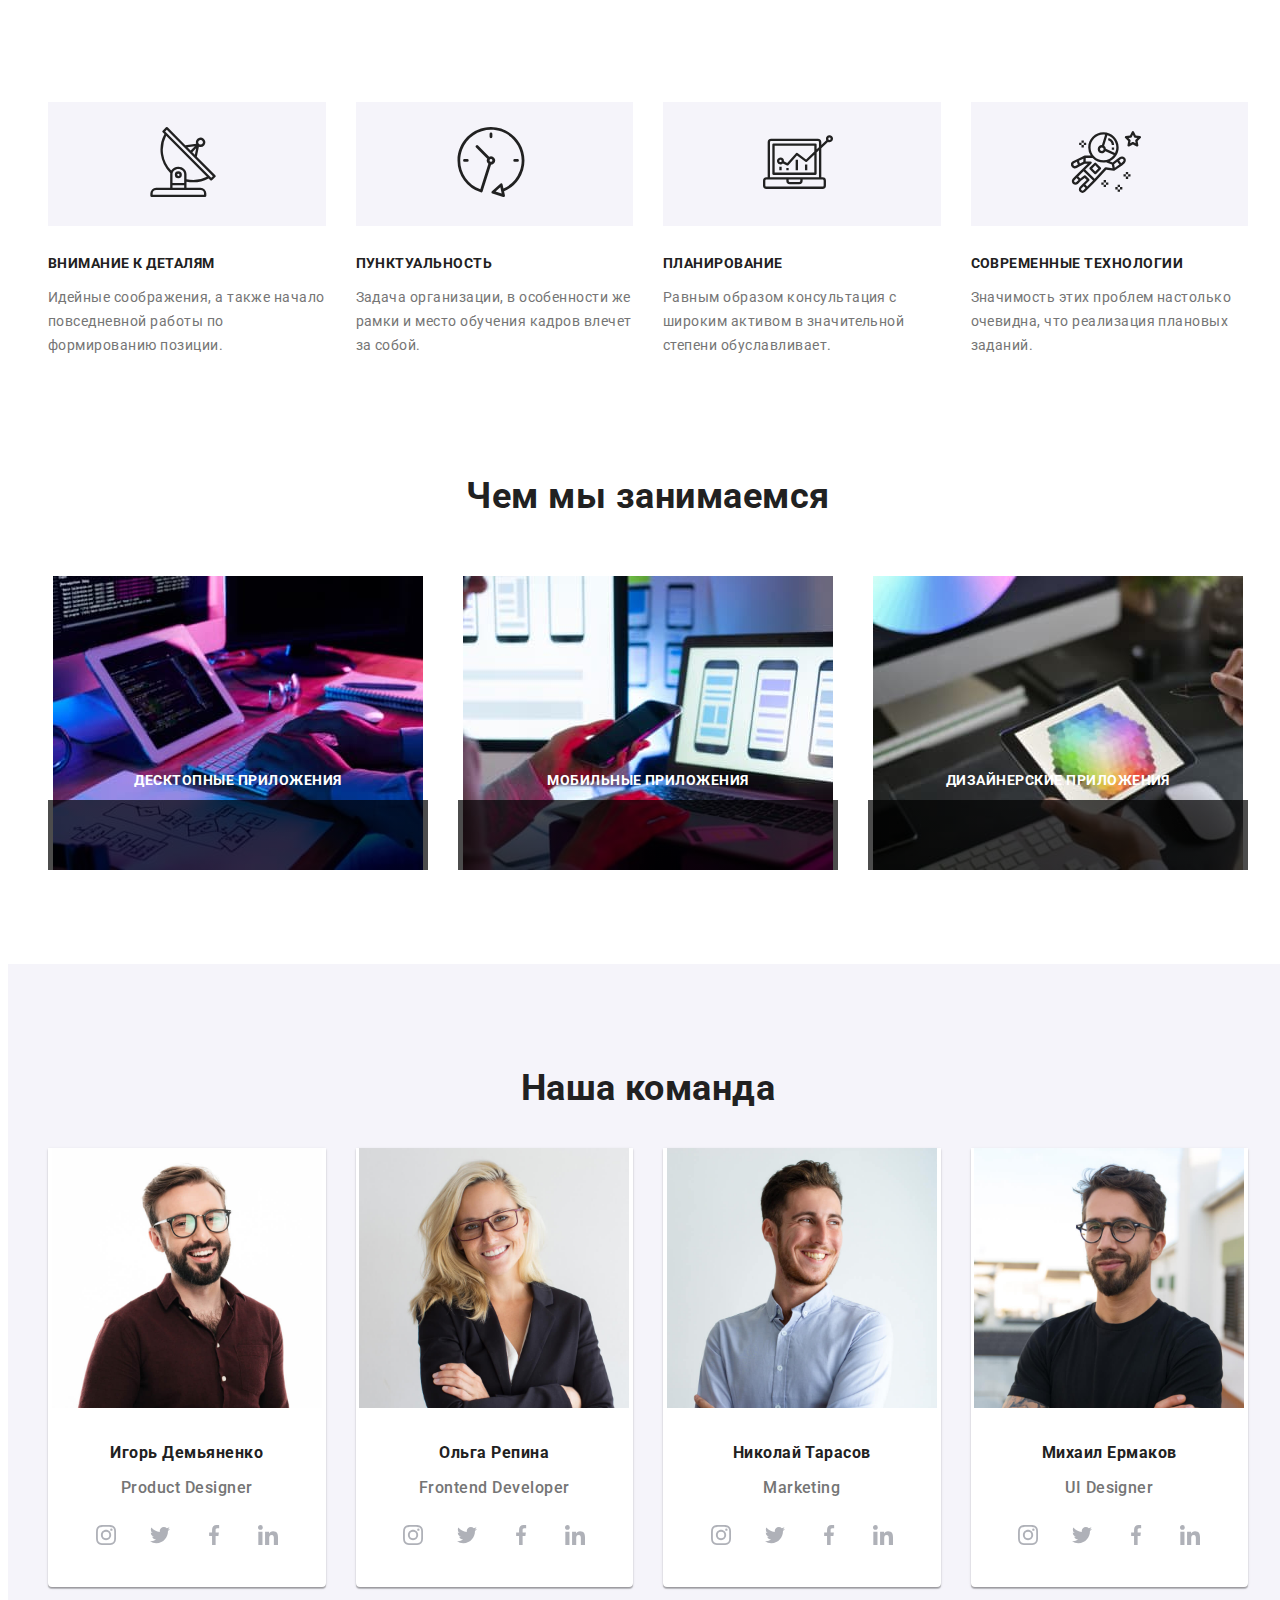
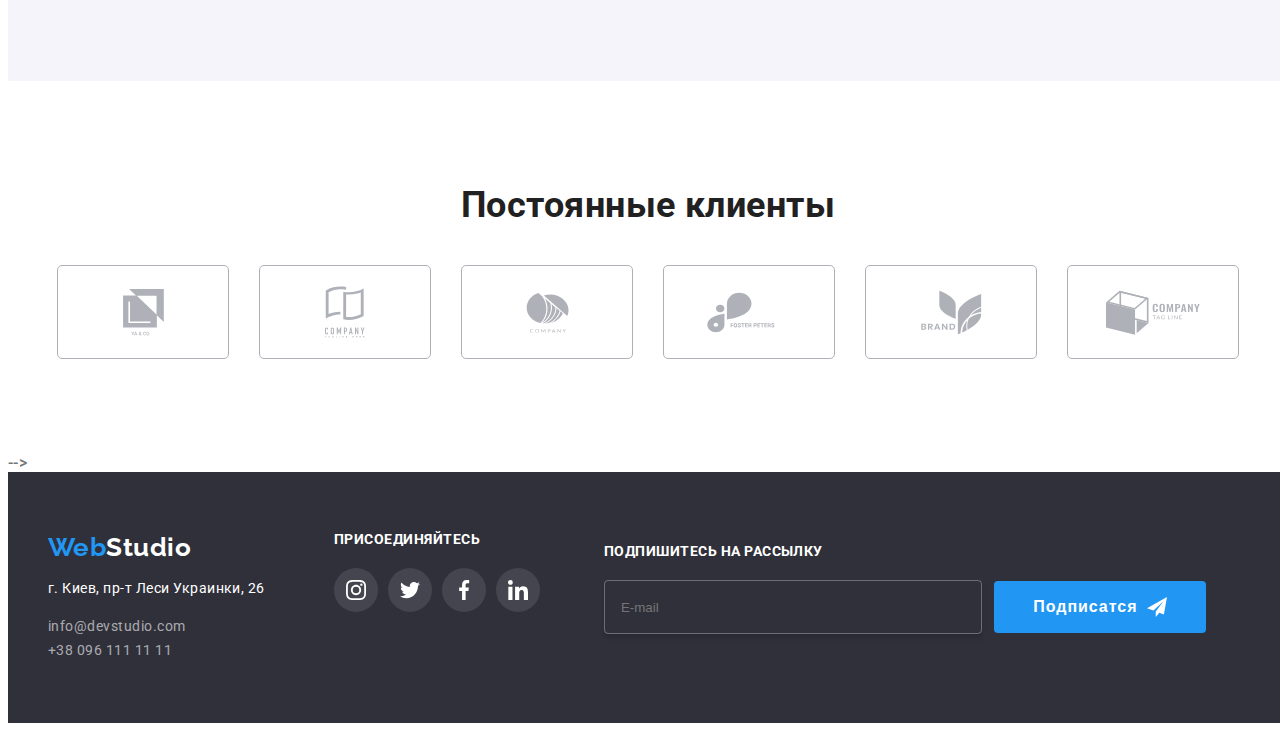
<file: index.html>
<!DOCTYPE html>
<html lang="ru">

<head>
    <meta charset="UTF-8">
    <meta http-equiv="X-UA-Compatible" content="IE=edge">
    <meta name="viewport" content="width=device-width, initial-scale=1.0" />
    <title>Моя первая робота</title>

    <link rel="stylesheet" href="https://cdnjs.cloudflare.com/ajax/libs/modern-normalize/1.0.0/modern-normalize.min.css"
        integrity="sha512-ISS7cAi1PEhQ8jnbJpJZMd29NlhNj4AWYyLOSp2CE/CsHxTCu+r+t0D2yoJudVrd0/8fTVPUVDzY5Tvli75u/g=="
        crossorigin="anonymous" />

    <link rel="preconnect" href="https://fonts.gstatic.com">
    <link
        href="https://fonts.googleapis.com/css2?family=Raleway:wght@700&family=Roboto:wght@400;500;700;900&display=swap"
        rel="stylesheet">

    <link rel="stylesheet" href="./css/main.min.css">
</head>

<body>
    <!-- <header class="header">
        <div class="container header__nav">

            <nav class="site-nav">
                <a href="" class="link logo logo--header"><span class="logo__part">Web</span>Studio</a>
                <button type="button" class="data-menu-button is-open" aria-expanded="false" data-menu-button>
                    <svg class="" width="40px" height="40px" aria-label="переключатель мобильного менюclass="icon" ">
                        <use class="mobile-menu__icon--menu" href="./images/symbol-defs.svg#icon_menu"></use> 
                        <use class="mobile-menu__icon--close" href="./images/symbol-defs.svg#icon_close"></use> 
                    </svg>  
    
                </button>
        
                <ul class="list nav-list">
                    <li class="nav-list__item"><a href="./index.html" class="nav-list__link nav-list__link--current">Студия</a></li>
                    <li class="nav-list__item"><a href="./portfolio.html" class="nav-list__link">Портфолио</a></li>
                    <li class="nav-list__item"><a href="" class="nav-list__link">Контакты</a></li>
                </ul>
            </nav>
                             
            <ul class="list contacts-nav">

                <li class="contacts-nav__item">
                    <a href="mailto:info@devstudio.com" class="link contacts-nav__link">
                    <svg class="contacts-nav__icon" width="16" height="12">
                        <use href="./images/symbol-defs.svg#icon-envelope"></use> 
                    </svg>                                  
                       info@devstudio.com</a>
                </li>


                <li class="contacts-nav__item">
                    <a href="tel:+380961111111" class="link contacts-nav__link">
                    <svg class="contacts-nav__icon" width="10" height="16">
                        <use href="./images/symbol-defs.svg#icon-smartphone"></use> 
                    </svg>               
                       +38 096 111 11 11</a>
                </li>
            </ul>
        </div>
        
    </header> -->
 
 
    <main>
        <!--Секция герой-->
        <!-- <section class="hero hero-block overlay">
            <div class="container">
                <h1 class="hero__title">Эффективные решения для вашего бизнеса</h1>
                <button type="button" class="btn hero__btn" data-modal-open>Заказать услугу</button>
            </div> -->
        </section>
        <!--Секция наши особенности-->
        <section class="section features">
            <div class="container">
                <h2 class="section-title visually-hidden">Особенности</h2>
                <ul class="list features__list">
                    <li class="features-list__item">
                        <div class="features-card">
                        <div class="features-card__thumb">
                            <svg class="features-card__icon" width="70px"  height="70px">
                            <use href="./images/symbol-defs.svg#icon-antenna"></use>
                            </svg>
                        </div>
                        <div class="features-card__content">
                             <h3 class="features-card__title">Внимание к деталям</h3>
                             <p class="features-card__paragraph">Идейные соображения, а также начало повседневной работы по
                            формированию позиции.</p>
                        </div>
                        </div>
                    </li>
                    <li class="features-list__item">
                        <div class="features-card">
                        <div class="features-card__thumb">
                            <svg class="features-card__icon" width="70px"  height="70px">
                            <use href="./images/symbol-defs.svg#icon-clock"></use>
                            </svg>
                        </div>
                        <div class="features-card__content">
                            <h3 class="features-card__title">Пунктуальность</h3>
                            <p class="features-card__paragraph">Задача организации, в особенности же рамки и место обучения
                            кадров
                            влечет за собой.</p>
                        </div>
                        </div>
                    </li>
                    <li class="features-list__item">
                        <div class="features-card">
                            <div class="features-card__thumb">
                            <svg class="features-card__icon" width="70px"  height="70px">
                            <use href="./images/symbol-defs.svg#icon-diagram"></use>
                            </svg>
                        </div>
                        <div class="features-card__content">
                            <h3 class="features-card__title">Планирование</h3>
                            <p class="features-card__paragraph">Равным образом консультация с широким активом в значительной
                            степени
                            обуславливает.
                        </p>
                        </div>
                        </div>
                    </li>
                    <li class="features-list__item">
                        <div class="features-card">
                        <div class="features-card__thumb">
                            <svg class="features-card__icon" width="70px"  height="70px">
                            <use href="./images/symbol-defs.svg#icon-astronaut"></use>
                            </svg>
                        </div>
                        <div class="features-card__content">
                            <h3 class="features-card__title">Современные технологии</h3>
                            <p class="features-card__paragraph">Значимость этих проблем настолько очевидна, что реализация
                            плановых
                            заданий.
                            </p>
                        </div>
                        </div>
                    </li>
                </ul>
            </div>
        </section> 
        <!--Секция наши услуги-->
        <section class="section services">
            <div class="container">
                <h2 class="section-title services__title">Чем мы занимаемся</h2>
                <ul class="list services__list">
                    <li class="services__item">
                    <div class="services__thumb">
                        <img src="./images/Examples/keyboard.jpg" alt="клавіатура" width="370">
                        <div class="services__content">
                        <p class="services__name">Десктопные приложения</p>
                        </div>
                    </div>
                    </li>
                    <li class="services__item">
                    <div class="services__thumb">
                        <img src="./images/Examples/notebook.jpg" alt="ноутбук" width="370">
                        <div class="services__content">
                        <p class="services__name">Мобильные приложения</p>
                        </div>
                    </div>
                    </li>                    
                    <li class="services__item">
                    <div class="services__thumb">
                        <img src="./images/Examples/tablet.jpg" alt="планшет" width="370">
                        <div class="services__content">
                        <p class="services__name">Дизайнерские приложения</p>
                        </div>
                    </div>
                    </li>
                </ul>
            </div>
        </section> 
        <!--Секция наши сотрудники-->
        <section class="section team ">
            <div class="container">
                <h2 class="section-title">Наша команда</h2>
                <ul class="list team__list">
                                      
                    <li class="team__item">
                        <img src="./images/our_team/IgorD.jpg" alt="Игорь Демьяненко" width="270">
                        <div class="team__content">
                            <h3 class="team__mamber">Игорь Демьяненко</h3>
                            <p class="team__position">Product Designer</p>
                        </div>
                                                                 
                        <ul class="list social-nets">
                            
                            <li class="social-nets__item">
                                <a class="link social-nets__link social-nets__link--icon-fill" href="" target="_blank" rel="noopener noreferrer">
                                <svg class="social-nets__icon" width="20px"  height="20px">
                                <use href="./images/symbol-defs.svg#icon-instagram"></use>
                                </svg>
                            </a>
                            </li>                                                 
                            <li class="social-nets__item">
                                <a class="link social-nets__link social-nets__link--icon-fill" href="" target="_blank" rel="noopener noreferrer">
                                <svg class="social-nets__icon" width="20px"  height="20px">
                                <use href="./images/symbol-defs.svg#icon-twitter"></use>
                                </svg>
                            </a>
                            </li>                        
                            <li class="social-nets__item">
                                <a class="link social-nets__link social-nets__link--icon-fill" href="" target="_blank" rel="noopener noreferrer">
                                <svg class="social-nets__icon" width="20px"  height="20px">
                                <use href="./images/symbol-defs.svg#icon-facebook"></use>
                                </svg>
                            </a>
                            </li>                        
                            <li class="social-nets__item">
                                <a class="link social-nets__link social-nets__link--icon-fill" href="" target="_blank" rel="noopener noreferrer">
                                <svg class="social-nets__icon" width="20px"  height="20px">
                                <use href="./images/symbol-defs.svg#icon-linkedin"></use>
                                </svg>
                            </a>                                                
                        </li>            
                    </ul>            
                    </li>                  
                  
                    <li class="team__item">
                        <img src="./images/our_team/OlgaR.jpg" alt="Ольга Репина" width="270">
                        <div class="team__content">
                            <h3 class="team__mamber">Ольга Репина</h3>
                            <p class="team__position">Frontend Developer</p>
                        </div>

                        <ul class="list social-nets">                            
                            <li class="social-nets__item">
                                <a class="link social-nets__link social-nets__link--icon-fill" href="" target="_blank" rel="noopener noreferrer">
                                <svg class="social-nets__icon" width="20px"  height="20px">
                                <use href="./images/symbol-defs.svg#icon-instagram"></use>
                                </svg>
                            </a>
                            </li>                 
                            <li class="social-nets__item">
                                <a class="link social-nets__link social-nets__link--icon-fill" href="" target="_blank" rel="noopener noreferrer">
                                <svg class="social-nets__icon" width="20px"  height="20px">
                                <use href="./images/symbol-defs.svg#icon-twitter"></use>
                                </svg>
                            </a>
                            </li>                   
                            <li class="social-nets__item">
                                <a class="link social-nets__link social-nets__link--icon-fill" href="" target="_blank" rel="noopener noreferrer">
                                <svg class="social-nets__icon" width="20px"  height="20px">
                                <use href="./images/symbol-defs.svg#icon-facebook"></use>
                                </svg>
                            </a>
                            </li>                  
                            <li class="social-nets__item">
                                <a class="link social-nets__link social-nets__link--icon-fill" href="" target="_blank" rel="noopener noreferrer">
                                <svg class="social-nets__icon" width="20px"  height="20px">
                                <use href="./images/symbol-defs.svg#icon-linkedin"></use>
                                </svg>
                            </a>                                                
                        </li>            
                    </ul>            
                    </li>

                    <li class="team__item">
                        <img src="./images/our_team/NikolayT.jpg" alt="Николай Тарасов" width="270">
                        <div class="team__content">
                            <h3 class="team__mamber">Николай Тарасов</h3>
                            <p class="team__position">Marketing</p>
                        </div>

                       <ul class="list social-nets">                            
                            <li class="social-nets__item">
                                <a class="link social-nets__link social-nets__link--icon-fill" href="" target="_blank" rel="noopener noreferrer">
                                <svg class="social-nets__icon" width="20px"  height="20px">
                                <use href="./images/symbol-defs.svg#icon-instagram"></use>
                                </svg>
                            </a>
                            </li>                 
                            <li class="social-nets__item">
                                <a class="link social-nets__link social-nets__link--icon-fill" href="" target="_blank" rel="noopener noreferrer">
                                <svg class="social-nets__icon" width="20px"  height="20px">
                                <use href="./images/symbol-defs.svg#icon-twitter"></use>
                                </svg>
                            </a>
                            </li>                  
                            <li class="social-nets__item">
                                <a class="link social-nets__link social-nets__link--icon-fill" href="" target="_blank" rel="noopener noreferrer">
                                <svg class="social-nets__icon" width="20px"  height="20px">
                                <use href="./images/symbol-defs.svg#icon-facebook"></use>
                                </svg>
                            </a>
                            </li>                    
                            <li class="social-nets__item">
                                <a class="link social-nets__link social-nets__link--icon-fill" href="" target="_blank" rel="noopener noreferrer">
                                <svg class="social-nets__icon" width="20px"  height="20px">
                                <use href="./images/symbol-defs.svg#icon-linkedin"></use>
                                </svg>
                            </a>                                                
                        </li>            
                    </ul>     
                    </li>

                    <li class="team__item">
                        <img src="./images/our_team/MikeE.jpg" alt="Михаил Ермаков" width="270">
                        <div class="team__content">
                            <h3 class="team__mamber">Михаил Ермаков</h3>
                            <p class="team__position">UI Designer</p>
                        </div>

                        <ul class="list social-nets">                            
                            <li class="social-nets__item">
                                <a class="link social-nets__link social-nets__link--icon-fill" href="" target="_blank" rel="noopener noreferrer">
                                <svg class="social-nets__icon" width="20px"  height="20px">
                                <use href="./images/symbol-defs.svg#icon-instagram"></use>
                                </svg>
                            </a>
                            </li>               
                            <li class="social-nets__item">
                                <a class="link social-nets__link social-nets__link--icon-fill" href="" target="_blank" rel="noopener noreferrer">
                                <svg class="social-nets__icon" width="20px"  height="20px">
                                <use href="./images/symbol-defs.svg#icon-twitter"></use>
                                </svg>
                            </a>
                            </li>              
                            <li class="social-nets__item">
                                <a class="link social-nets__link social-nets__link--icon-fill" href="" target="_blank" rel="noopener noreferrer">
                                <svg class="social-nets__icon" width="20px"  height="20px">
                                <use href="./images/symbol-defs.svg#icon-facebook"></use>
                                </svg>
                            </a>
                            </li>                 
                            <li class="social-nets__item">
                                <a class="link social-nets__link social-nets__link--mamber" href="" target="_blank" rel="noopener noreferrer">
                                <svg class="social-nets__icon" width="20px"  height="20px">
                                <use href="./images/symbol-defs.svg#icon-linkedin"></use>
                                </svg>
                            </a>                                                
                        </li>            
                    </ul>           
                    </li>
                </ul>
            </div>
        </section> 
        <!-- Наши клиенты -->
        <section class="section">
            <div class="container clients">

                <h2 class="section-title">Постоянные клиенты</h2>
                <ul class="list clients__list">
                    
                    <li class="clients__item">
                        <a class="link clients__link" href="" target="_blank" rel="noopener noreferrer">                        
                            <svg class="clients__icon" width="41" height="46.7">
                            <use href="./images/symbol-defs.svg#icon-group1"></use>
                            </svg>
                        </a>                        
                    </li>

                    <li class="clients__item">                        
                        <a class="link clients__link" href="" target="_blank" rel="noopener noreferrer">
                            <svg class="clients__icon" width="40" height="52">
                            <use href="./images/symbol-defs.svg#icon-group2"></use>
                            </svg>
                        </a>                        
                    </li>

                    <li class="clients__item">
                        <a class="link clients__link" href="" target="_blank" rel="noopener noreferrer">
                            <svg class="clients__icon" width="43" height="41">
                            <use href="./images/symbol-defs.svg#icon-group3"></use>
                            </svg>
                        </a>                        
                    </li>

                    <li class="clients__item">
                        <a class="link clients__link" href="" target="_blank" rel="noopener noreferrer">
                            <svg class="clients__icon" width="84" height="41">
                            <use href="./images/symbol-defs.svg#icon-group4"></use>
                            </svg>
                        </a>                        
                    </li>

                    <li class="clients__item">
                        <a class="link clients__link" href="" target="_blank" rel="noopener noreferrer">
                            <svg class="clients__icon" width="63" height="45">
                            <use href="./images/symbol-defs.svg#icon-group5"></use>
                            </svg>
                        </a>
                    </li>  

                    <li class="clients__item">
                            <a class="link clients__link" href="" target="_blank" rel="noopener noreferrer">
                            <svg class="clients__icon" width="94" height="45">
                            <use href="./images/symbol-defs.svg#icon-group6"></use>
                            </svg>
                        </a>
                    </li>
                </ul>
            </div>
        </section>    -->
        <!-- модальное окно -->
        <!-- <div class="backdrop is-hidden" data-modal>
            <div class="modal">
                
                <button class="modal__close-btn" data-modal-close>
                    <svg class="modal__close-icon" width="18" height="18">
                    <use href="./images/symbol-defs.svg#icon-modal-close"></use>
                    </svg></button>

            
                <form class="form">

                    <h2 class="form__title">Оставьте свои данные, мы вам перезвоним</h2>

                    <div class="form__field">
                    <label class="form__label" for="name">Имя</label>
                    <svg class="form__label-icon" width="20px"  height="20px">
                    <use href="./images/symbol-defs.svg#icon-person"></use>
                    </svg>
                    <input class="form__input" type="text" name="user-name" id="name" autocomplete="off"/>
                    </div>

                    <div class="form__field">
                    <label class="form__label" for="tel">Телефон</label>
                    <svg class="form__label-icon" width="20px"  height="20px">
                    <use href="./images/symbol-defs.svg#icon-phone"></use>
                    </svg>
                    <input class="form__input" type="tel" name="phone-number" id="tel"/>
                    </div>
                   
                    <div class="form__field">
                    <label class="form__label" for="mail">Почта</label>
                    <svg class="form__label-icon" width="20px"  height="20px">
                    <use href="./images/symbol-defs.svg#icon-email"></use>
                    </svg>                                    
                    <input class="form__input" type="email" name="email" id="mail"/>
                    </div>

                    <div class="form__field">
                    <label class="form__label" for="comment">Комментарий</label>
                    <textarea class="form__input form__textarea " name="comment" id="comment" rows="10" placeholder="Введите текст"></textarea>
                    </div>

                    <div class="form__licence">
                    <input class="form__checkbox visually-hidden" type="checkbox" name="agreement" id="comfirm"/>
                    <label class="form__licence-label" for="comfirm">Соглашаюсь с рассылкой и принимаю 
                        <a href="" class="form__link">Условия договора</a></label>
                    </div>

                    <button type="submit" class="btn submit-btn">Отправить</button>

                </form>

            </div>
        </div> -->
    </main>
    <footer class="footer">
        <div class="container footer-container">
        
<div class="tablet-container">
            <div class="footer-contacts">
            <a href="./index.html" class="link logo logo--footer "><span class="logo__part">Web</span>Studio</a>
            <address>
                <p class="footer-contacts__address">г. Киев, пр-т Леси Украинки, 26</p>
                <ul class="list footer-contacts__list">
                    <li><a href="mailto:info@devstudio.com" class="link footer-contacts__link">info@devstudio.com</a></li>
                    <li><a href="tel:+380961111111" class="link footer-contacts__link">+38 096 111 11 11</a></li>
                </ul>
            </address>
            </div>


            <div class="footer-socials footer-socials-block">
            <h2 class="footer-socials__title">Присоединяйтесь</h2>
            <ul class="list social-nets">
                <li class="social-nets__item">
                    <a href="" class="social-nets__link social-nets__link--footer" target="_blank" rel="noopener noreferrer">
                    <svg class=".social-nets__icon social-nets__icon--footer" width="20px"  height="20px">
                    <use href="./images/symbol-defs.svg#icon-instagram"></use>
                    </svg>
                </a>
                </li>
                <li class="social-nets__item">
                    <a href="" class="social-nets__link social-nets__link--footer" target="_blank" rel="noopener noreferrer">
                    <svg class=".social-nets__icon social-nets__icon--footer  social-footer-icon" width="20px"  height="20px">
                    <use href="./images/symbol-defs.svg#icon-twitter"></use>
                    </svg>
                </a>
                </li>
                <li class="social-nets__item">
                    <a href="" class="social-nets__link social-nets__link--footer" target="_blank" rel="noopener noreferrer">
                    <svg class=".social-nets__icon social-nets__icon--footer social-footer-icon" width="20px"  height="20px">
                    <use href="./images/symbol-defs.svg#icon-facebook"></use>
                    </svg>
                </a>
                </li>
                <li class="social-nets__item">
                    <a href="" class="social-nets__link social-nets__link--footer" target="_blank" rel="noopener noreferrer">
                    <svg class=".social-nets__icon social-nets__icon--footer social-footer-icon" width="20px"  height="20px">
                    <use href="./images/symbol-defs.svg#icon-linkedin"></use>
                    </svg>
                </a>
                </li>
             </ul>   
            </div>  
        </div>
            
            
            <form class="sign">
                
                <label class="sign__label" for="mail">Подпишитесь на рассылку</label>
                
                 <div class="sign__area">
                
                    <input class="sign__field" type="email" name="e-mail" id="mail-subscribe" placeholder="E-mail" autocomplete="off"/>
               
                    <button type="submit" class="btn sign-btn">Подписатся
                    <svg class="sign-btn__icon" width="20px"  height="20px">
                    <use href="./images/symbol-defs.svg#icon-send"></use>
                    </svg>
                     </button>
               
                </div>
            </form>
        
        </div>
    </footer>


    <!--modal script  -->
    <script src="./js/modal.js"></script>
    <script src="./js/mobile-menu.js"></script>

</body>



</html>
</file>
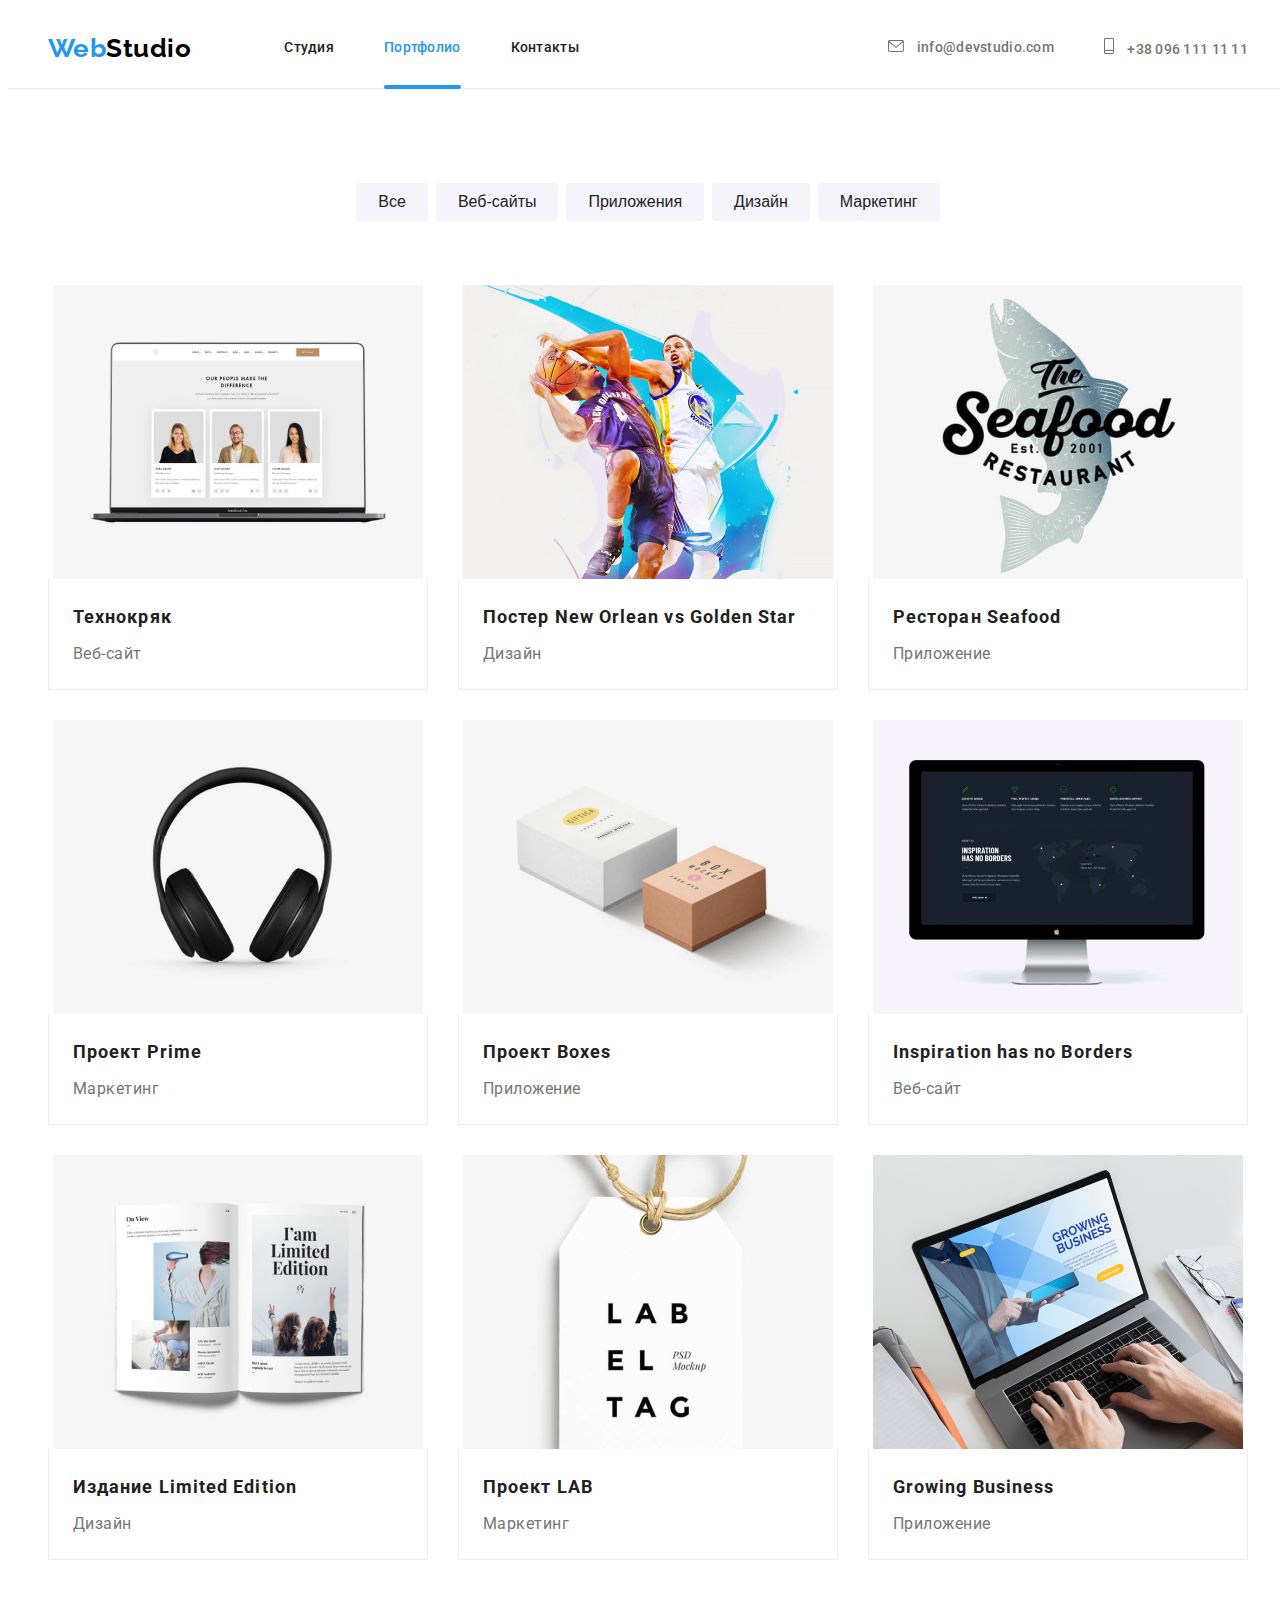
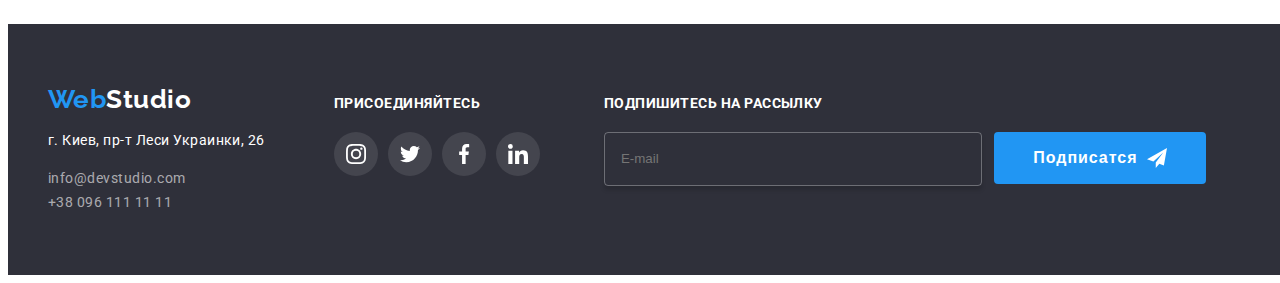
<file: portfolio.html>
<!DOCTYPE html>
<html lang="ru">

<head>
    <meta charset="UTF-8">
    <meta http-equiv="X-UA-Compatible" content="IE=edge">
    <meta name="viewport" content="width=device-width, initial-scale=1.0" />
    <title>Портфолио</title>
    <link rel="stylesheet" href="https://cdnjs.cloudflare.com/ajax/libs/modern-normalize/1.0.0/modern-normalize.min.css"
        integrity="sha512-ISS7cAi1PEhQ8jnbJpJZMd29NlhNj4AWYyLOSp2CE/CsHxTCu+r+t0D2yoJudVrd0/8fTVPUVDzY5Tvli75u/g=="
        crossorigin="anonymous" />

    <link rel="preconnect" href="https://fonts.gstatic.com">
    <link
        href="https://fonts.googleapis.com/css2?family=Raleway:wght@700&family=Roboto:wght@400;500;700;900&display=swap"
        rel="stylesheet">
    <link rel="stylesheet" href="./css/main.min.css">
</head>

<body>
    <header class="header">
        <div class="container header__nav">
            <nav class="site-nav">
                <a href="./index.html" class="link logo logo--header"><span class="logo__part">Web</span>Studio</a>
                <ul class="list nav-list">
                    <li class="nav-list__item"><a href="./index.html" class="nav-list__link">Студия</a></li>
                    <li class="nav-list__item"><a href="./portfolio.html" class="nav-list__link nav-list__link--current">Портфолио</a></li>
                    <li class="nav-list__item"><a href="" class="nav-list__link">Контакты</a></li>
                </ul>
            </nav>
                             
            <ul class="list contacts-nav">

                <li class="contacts-nav__item">
                    <a href="mailto:info@devstudio.com" class="link contacts-nav__link">
                    <svg class="contacts-nav__icon" width="16" height="12">
                        <use href="./images/symbol-defs.svg#icon-envelope"></use> 
                    </svg>                                  
                       info@devstudio.com</a>
                </li>


                <li class="contacts-nav__item">
                    <a href="tel:+380961111111" class="link contacts-nav__link">
                    <svg class="contacts-nav__icon" width="10" height="16">
                        <use href="./images/symbol-defs.svg#icon-smartphone"></use> 
                    </svg>               
                       +38 096 111 11 11</a>
                </li>
            </ul>
        </div>
    </header>
    <main>
        <section class="section">
            <div class="container">
                <h1 class="visually-hidden">Портфолио</h1>
                <!--Кнопки фильтра-->
                <ul class="list filter filter-block">
                    <li class="filter__item"><button type="button" class="btn__filter">Все</button></li>
                    <li class="filter__item"><button type="button" class="btn__filter">Веб-сайты</button></li>
                    <li class="filter__item"><button type="button" class="btn__filter">Приложения</button></li>
                    <li class="filter__item"><button type="button" class="btn__filter">Дизайн</button></li>
                    <li class="filter__item"><button type="button" class="btn__filter">Маркетинг</button></li>
                </ul>

                <!--Портфолио-->

                <ul class="list examples">
                    
                    <li class="examples__item">
                        <a href="" class="link examples__link">
                        <div class="card">
                            <div class="card__thumb">
                                <img src="./images/portfolio/texnokrjak.jpg" alt="Ноутбук"
                                width="370">
                                <div class="card__overlay">
                                <p class="card__text">Технокряк это современная площадка распространения коронавируса. Компании используют эту платформу для цифрового шпионажа и атак на защищённые сервера конкурентов.</p>
                                </div>                        
                             </div>
                            <div class="card__content">
                                <h2 class="card__title">Технокряк</h2>
                                <p class="card__description">Веб-сайт</p>
                            </div>
                        </div>
                        </a>
                    </li>
                    
                    <li class="examples__item">
                        <a href="" class="link examples__link">
                        <div class="card">
                            <div class="card__thumb">
                                <img src="./images/portfolio/sport-star.jpg" alt="баскетболисты" width="370">
                                <div class="card__overlay">
                                <p class="card__text">Lorem ipsum dolor sit, amet consectetur adipisicing elit. Ipsa incidunt dolor placeat totam reprehenderit. Est nostrum exercitationem quas possimus magnam repudiandae quaerat. Quasi, ducimus.</p>
                                </div>  
                            </div>
                            <div class="card__content">
                                <h2 class="card__title">Постер New Orlean vs Golden Star</h2>
                                <p class="card__description">Дизайн</p>
                            </div>
                        </div>
                    </a>
                    </li>

                    <li class="examples__item">
                        <a href="" class="link examples__link">
                        <div class="card">
                            <div class="card__thumb">
                                <img src="./images/portfolio/seafood.jpg" alt="постер ресторана" width="370">
                                <div class="card__overlay">
                                <p class="card__text">Lorem, ipsum dolor sit amet consectetur adipisicing elit. Assumenda, enim!</p>
                                </div>  
                            </div>
                            <div class="card__content">
                                <h2 class="card__title">Ресторан Seafood</h2>
                                <p class="card__description">Приложение</p>
                            </div>
                        </div>
                    </a>
                    </li>

                    <li class="examples__item">
                        <a href="" class="link examples__link">
                        <div class="card">
                            <div class="card__thumb">
                                <img src="./images/portfolio/prime.jpg" alt="наушники" width="370">
                                <div class="card__overlay">
                                <p class="card__text">Lorem ipsum dolor sit amet consectetur adipisicing elit. Architecto atque natus vel corporis similique libero nostrum esse aliquam, delectus amet quo eius dolorum!</p>
                                </div>  
                            </div>
                            <div class="card__content">
                                <h2 class="card__title">Проект Prime</h2>
                                <p class="card__description">Маркетинг</p>
                            </div>
                        </div>
                    </a>
                    </li>

                    <li class="examples__item">
                        <a href="" class="link examples__link">
                        <div class="card">
                            <div class="card__thumb"> 
                                <img src="./images/portfolio/boxes.jpg" alt="две коробки" width="370">
                                <div class="card__overlay">
                                <p class="card__text">Lorem ipsum dolor sit amet consectetur, adipisicing elit. Harum impedit molestias saepe hic!</p>
                                </div>  
                            </div>
                            <div class="card__content">
                                <h2 class="card__title">Проект Boxes</h2>
                                <p class="card__description">Приложение</p>
                            </div>
                        </div>
                    </a>
                    </li>

                    <li class="examples__item">
                        <a href="" class="link examples__link">
                        <div class="card">
                            <div class="card__thumb">
                                <img src="./images/portfolio/inspiration.jpg" alt="монитор" width="370">
                                <div class="card__overlay">
                                <p class="card__text">Lorem ipsum dolor sit amet consectetur adipisicing elit. Nihil recusandae, distinctio quia quibusdam eius hic ducimus. Magni vel ab recusandae autem aliquam accusantium dicta quaerat?</p>
                                </div>  
                            </div>
                            <div class="card__content">
                                <h2 class="card__title">Inspiration has no Borders</h2>
                                <p class="card__description">Веб-сайт</p>
                            </div>
                        </div>
                    </a>
                    </li>

                    <li class="examples__item">
                        <a href="" class="link examples__link">
                        <div class="card">
                            <div class="card__thumb">
                                <img src="./images/portfolio/limited-addition.jpg" alt="книга" width="370">
                                <div class="card__overlay">
                                <p class="card__text">Lorem ipsum dolor sit amet consectetur adipisicing elit. Recusandae fugit, porro veritatis voluptates quia expedita? Odit, dicta voluptate. Facere accusamus repudiandae neque! Dolorum, amet cum?</p>
                                </div>  
                            </div>
                            <div class="card__content">
                                <h2 class="card__title">Издание Limited Edition</h2>
                                <p class="card__description">Дизайн</p>
                            </div>
                        </div>
                    </a>
                    </li>

                    <li class="examples__item">
                        <a href="" class="link examples__link">
                        <div class="card">
                            <div class="card__thumb"> 
                                <img src="./images/portfolio/lab.jpg" alt="етикетка" width="370">
                                <div class="card__overlay">
                                <p class="card__text"> Lorem ipsum dolor sit amet consectetur adipisicing elit. Eos obcaecati architecto molestiae temporibus quos quaerat? </p>
                                </div>  
                            </div>
                            <div class="card__content">
                                <h2 class="card__title">Проект LAB</h2>
                                <p class="card__description">Маркетинг</p>
                            </div>
                        </div>
                    </a>
                    </li>

                    <li class="examples__item">
                        <a href="" class="link examples__link">
                        <div class="card">
                            <div class="card__thumb">
                                <img src="./images/portfolio/bussines.jpg" alt="человек за ноубуком" width="370">
                                <div class="card__overlay">
                                <p class="card__text">Lorem ipsum dolor sit amet consectetur adipisicing elit. Corrupti quibusdam laudantium ad placeat maiores quisquam nemo sapiente recusandae.</p>
                                </div>  
                            </div>
                            <div class="card__content">
                                <h2 class="card__title">Growing Business</h2>
                                <p class="card__description">Приложение</p>
                            </div>
                        </div>
                        </a>
                    </li>

                </ul>
            </div>
        </section>
    </main>
    <footer class="footer">
        <div class="container footer-container">

            <div class="footer-contacts">
            <a href="./index.html" class="link logo logo--footer "><span class="logo__part">Web</span>Studio</a>
            <address>
                <p class="footer-contacts__address">г. Киев, пр-т Леси Украинки, 26</p>
                <ul class="list footer-contacts__list">
                    <li><a href="mailto:info@devstudio.com" class="link footer-contacts__link">info@devstudio.com</a></li>
                    <li><a href="tel:+380961111111" class="link footer-contacts__link">+38 096 111 11 11</a></li>
                </ul>
            </address>
            </div>


            <div class="footer-socials footer-socials-block">
            <h2 class="footer-socials__title">Присоединяйтесь</h2>
            <ul class="list social-nets">
                <li class="social-nets__item">
                    <a href="" class="social-nets__link social-nets__link--footer" target="_blank" rel="noopener noreferrer">
                    <svg class=".social-nets__icon social-nets__icon--footer" width="20px"  height="20px">
                    <use href="./images/symbol-defs.svg#icon-instagram"></use>
                    </svg>
                </a>
                </li>
                <li class="social-nets__item">
                    <a href="" class="social-nets__link social-nets__link--footer" target="_blank" rel="noopener noreferrer">
                    <svg class=".social-nets__icon social-nets__icon--footer  social-footer-icon" width="20px"  height="20px">
                    <use href="./images/symbol-defs.svg#icon-twitter"></use>
                    </svg>
                </a>
                </li>
                <li class="social-nets__item">
                    <a href="" class="social-nets__link social-nets__link--footer" target="_blank" rel="noopener noreferrer">
                    <svg class=".social-nets__icon social-nets__icon--footer social-footer-icon" width="20px"  height="20px">
                    <use href="./images/symbol-defs.svg#icon-facebook"></use>
                    </svg>
                </a>
                </li>
                <li class="social-nets__item">
                    <a href="" class="social-nets__link social-nets__link--footer" target="_blank" rel="noopener noreferrer">
                    <svg class=".social-nets__icon social-nets__icon--footer social-footer-icon" width="20px"  height="20px">
                    <use href="./images/symbol-defs.svg#icon-linkedin"></use>
                    </svg>
                </a>
                </li>
             </ul>   
            </div>  
            
            
            <form class="sign">
                
                <label class="sign__label" for="mail-subscribe">Подпишитесь на рассылку</label>
                
                 <div class="sign__area">
                
                    <input class="sign__field" type="email" name="e-mail" id="mail-subscribe" placeholder="E-mail" autocomplete="off"/>
               
                    <button type="submit" class="sign-btn">Подписатся
                    <svg class="sign-btn__icon" width="20px"  height="20px">
                    <use href="./images/symbol-defs.svg#icon-send"></use>
                    </svg>
                     </button>
               
                </div>
            </form>
        
        </div>
    </footer>
</body>

</html>
</file>
<file: css/main.min.css>
*,*::before,*::after{box-sizing:inherit}body{width:100%;background-color:#fff;color:#757575;font-family:"Roboto",sans-serif;font-weight:500;letter-spacing:0.03em}img{display:block;margin-right:auto;margin-left:auto;max-width:100%;height:auto}h2,h3{margin-top:0}.list{list-style:none;margin:0;padding:0}.link{text-decoration:none;font-style:normal;font-weight:400;font-size:14px;line-height:1.71;color:#AFB1B8}.section-title{color:#212121;font-weight:700;font-size:28px;line-height:1.17;text-align:center}@media screen and (min-width: 1200px){.section-title{font-size:36px;line-height:1.67}}.visually-hidden{position:absolute;width:1px;height:1px;border:0;margin:-1px;padding:0;clip:rect(0 0 0 0);overflow:hidden}.section{padding-top:60px;padding-bottom:60px;margin-top:0;margin-bottom:0;margin-left:auto;margin-right:auto}@media screen and (min-width: 1200px){.section{padding-top:94px;padding-bottom:94px}}.container{width:100%;padding-right:15px;padding-left:15px}@media screen and (min-width: 480px){.container{max-width:480px;margin-right:auto;margin-left:auto}}@media screen and (min-width: 768px){.container{max-width:768px}}@media screen and (min-width: 1200px){.container{max-width:1200px}}.btn{border-style:none;margin:0;border-radius:4px;font-size:200px}.header{border-bottom:1px solid #ececec}@media screen and (min-width: 768px){.header__nav{display:flex;align-items:center}}.logo{font-family:"Raleway";text-decoration:none;font-weight:700;font-size:26px;line-height:1.19;color:#000}.logo--footer{color:#fff}@media screen and (min-width: 768px){.logo--header{margin-right:88px}}@media screen and (min-width: 1200px){.logo--header{margin-right:93px}}.logo__part{color:#2196f3}.mobile-menu__btn{display:inline-flex;margin:0;padding:0;border:none;background-color:transparent}.mobile-menu__icon--close{display:none}.mobile-menu__btn.is-open .mobile-menu__icon--close{display:block}.mobile-menu__btn.is-open .mobile-menu__icon--menu{display:none}@media screen and (min-width: 768px){.site-nav{display:flex;align-items:center}}@media screen and (min-width: 768px){.nav-list{display:flex}}@media screen and (min-width: 768px){.nav-list__item:not(:last-child){margin-right:50px}}.nav-list__link{display:block;text-decoration:none;color:#212121;font-size:14px;line-height:1.14;letter-spacing:0.02em;transition:color 250ms cubic-bezier(0.4, 0, 0.2, 1)}@media screen and (min-width: 768px){.nav-list__link{position:relative;padding-top:32px;padding-bottom:32px}}.nav-list__link:hover,.nav-list__link:focus{color:#2196f3}.nav-list__link--current{color:#2196f3}.nav-list__link::after{content:"";display:block;position:absolute;bottom:-1px;width:100%;height:4px;border-radius:2px;background-color:#2196f3;opacity:0;transition:opacity 250ms cubic-bezier(0.4, 0, 0.2, 1)}.nav-list__link--current::after{opacity:1}.nav-list__link:hover::after,.nav-list__link:focus::after{opacity:1}.contacts-nav__link{font-weight:500;font-size:14px;line-height:1.14;letter-spacing:0.02em;color:#757575;transition:color 250ms cubic-bezier(0.4, 0, 0.2, 1)}.contacts-nav__link:hover,.contacts-nav__link:focus{color:#2196f3}@media screen and (min-width: 768px){.contacts-nav{display:flex;align-items:center;margin-left:auto}}@media screen and (min-width: 768px){.contacts-nav__item{display:flex;justify-content:center;align-items:center}.contacts-nav__item:not(:last-child){margin-right:50px}}@media screen and (max-width: 767px){.contacts-nav__icon{display:none}}@media screen and (min-width: 768px){.contacts-nav__icon{display:inline-block;fill:currentColor;margin-right:10px}}.hero{padding-top:200px;padding-bottom:200px;text-align:center;height:600px;background-color:#2f303a}.hero-block{margin-right:auto;margin-left:auto}.overlay{max-width:1600px;max-height:600px;background-image:linear-gradient(rgba(0,0,0,0.3), rgba(0,0,0,0.3)),url(../images/backgrounds/hero.jpg);background-repeat:no-repeat;background-position:center;background-size:cover;background-origin:border-box}.hero__title{display:block;margin-top:0;margin-right:auto;margin-left:auto;margin-bottom:30px;width:696px;text-transform:uppercase;font-weight:900;font-size:44px;line-height:1.36;text-align:center;letter-spacing:0.06em;color:#fff}.hero__btn{margin-top:0;margin-bottom:0;min-width:198px;min-height:48px;padding:11px 32px;border-style:none;text-align:center;font-weight:700;font-size:16px;line-height:1.88;letter-spacing:0.06em;color:#fff;background-color:#2196f3;box-shadow:0px 4px 4px rgba(0,0,0,0.15);border-radius:4px}.features__list{display:flex;flex-wrap:wrap;margin-top:-30px;margin-left:-30px}@media screen and (min-width: 768px){.features-list__item{flex-basis:calc((100% - 30px * 2) / 2);margin-top:30px;margin-left:30px}}@media screen and (min-width: 1200px){.features-list__item{flex-basis:calc((100% - 30px * 4) / 4);margin-top:30px;margin-left:30px}}.features-card__title{margin-bottom:10px;text-transform:uppercase;font-weight:700;font-size:14px;line-height:1.14;color:#212121}.features-card__paragraph{font-weight:400;font-size:14px;line-height:1.71;color:#757575}.features-card__thumb{padding:25px 100px;margin-bottom:30px;background-color:#f5f4fa}@media screen and (max-width: 1199px){.services{display:none}}.services{padding-top:0px}.services__title{margin-bottom:50px}.services__list{display:flex;flex-wrap:wrap;margin-top:-30px;margin-left:-30px}.services__item{flex-basis:calc((100% - 30px * 3) / 3);margin-top:30px;margin-left:30px}.services__thumb{position:relative}.services__thumb::before{display:inline-block;position:absolute;content:"";bottom:0;width:100%;height:70px;background-image:linear-gradient(rgba(0,0,0,0.7), rgba(0,0,0,0.7));opacity:1}.services__content{width:100%;height:70px;margin-left:auto;margin-right:auto;position:absolute;bottom:0;padding-top:27px;padding-bottom:27px}.services__name{margin:0;font-weight:700;font-size:14px;line-height:1.14;text-align:center;text-transform:uppercase;color:#fff}.team{width:auto;background-color:#f5f4fa}@media screen and (min-width: 768px){.team__list{display:flex;flex-wrap:wrap;margin-top:-30px;margin-left:-30px}}.team__item{flex-basis:100%;padding-bottom:30px;text-align:center;box-shadow:0px 1px 3px rgba(0,0,0,0.12),0px 1px 1px rgba(0,0,0,0.14),0px 2px 1px rgba(0,0,0,0.2);border-radius:0px 0px 4px 4px;background-color:#fff}@media screen and (max-width: 767px){.team__item:not(:last-child){margin-bottom:30px}}@media screen and (min-width: 768px){.team__item{flex-basis:calc((100% - 30px * 2) / 2);margin-top:30px;margin-left:30px}}@media screen and (min-width: 1200px){.team__item{flex-basis:calc((100% - 30px * 4) / 4)}}.team__content{padding-top:30px;padding-left:15px;padding-right:15px;margin-bottom:16px}.team__mamber{margin-bottom:10px;font-size:16px;line-height:1.9;color:#212121}.team__position{margin-top:0;margin-bottom:0}.social-nets{display:inline-flex}.social-nets__item:not(:last-child){margin-right:10px}.social-nets__icon{fill:currentColor;transition:color 250ms cubic-bezier(0.4, 0, 0.2, 1)}.social-nets__link{display:flex;justify-content:center;align-items:center;width:44px;height:44px;border-radius:50%;transition:background-color 250ms cubic-bezier(0.4, 0, 0.2, 1)}.social-nets__link:hover,.social-nets__link:focus{background-color:#2196f3}.social-nets__link--icon-fill:hover .social-nets__icon,.social-nets__link--icon-fill:focus .social-nets__icon{fill:#fff}.clients__list{display:flex;justify-content:center}@media screen and (max-width: 767px){.clients__list{display:flex;flex-wrap:wrap;margin-top:-30px;margin-left:-30px}}@media screen and (min-width: 768px) and (max-width: 1199px){.clients__list{display:flex;flex-wrap:wrap;margin-top:-30px;margin-left:-30px}}@media screen and (min-width: 1200px){.clients__list .clients__item:not(:last-child){margin-right:30px}}@media screen and (max-width: 767px){.clients__item{flex-basis:calc((100% - 30px * 2) / 2);margin-top:30px;margin-left:30px}}@media screen and (min-width: 768px) and (max-width: 1199px){.clients__item{flex-basis:calc((100% - 30px * 3) / 3);margin-top:30px;margin-left:30px}}.clients__link{display:flex;justify-content:center;align-items:center;width:170px;height:92px;border:1px solid currentColor;border-radius:5px;transition:color 250ms cubic-bezier(0.4, 0, 0.2, 1)}.clients__link:hover,.clients__link:focus{color:#2196f3}.clients__icon{fill:currentColor}.backdrop{position:fixed;top:0;left:0;width:100%;height:100%;opacity:1;transition:opacity 250ms cubic-bezier(0.4, 0, 0.2, 1);background-image:linear-gradient(rgba(0,0,0,0.5), rgba(0,0,0,0.5));overflow:auto;overflow-y:scroll}.backdrop.is-hidden{opacity:0;pointer-events:none}.modal{position:absolute;top:50px;left:50%;transform:translate(-50%);padding:40px;min-width:530px;min-height:580px;background-color:#fff;box-shadow:0px 1px 3px rgba(0,0,0,0.12),0px 1px 1px rgba(0,0,0,0.14),0px 2px 1px rgba(0,0,0,0.2);border-radius:4px}.modal__close-btn{position:absolute;display:flex;justify-content:center;align-items:center;width:30px;height:30px;padding:0;top:8px;right:8px;background-color:inherit;border:1px solid rgba(0,0,0,0.1);border-radius:50%;box-shadow:0px 1px 3px rgba(0,0,0,0.12),0px 1px 1px rgba(0,0,0,0.14),0px 2px 1px rgba(0,0,0,0.2)}.modal__close-btn:hover .modal__close-icon,.modal__close-btn:focus .modal__close-icon{fill:#2196f3}.modal__close-btn:hover,.modal__close-btn:focus{box-shadow:none}.form{display:flex;flex-direction:column;align-items:center}.form__title{margin-top:0;margin-bottom:11px;font-weight:700;font-size:20px;line-height:1.15;text-align:center;letter-spacing:0.03em;color:#212121}.form__field{position:relative;display:flex;flex-direction:column;width:100%}.form__field:not(:last-child){margin-bottom:10px}.form__label{margin-bottom:4px;font-size:12px;line-height:1.16;letter-spacing:0.01em;color:#757575}.form__input{margin:0;padding-top:11px;padding-right:12px;padding-bottom:11px;padding-left:42px;border-radius:4px;border:1px solid rgba(33,33,33,0.2);outline:none;transition:border-color 250ms cubic-bezier(0.4, 0, 0.2, 1)}.form__input:focus{border-color:#2196f3}.form__label-icon{position:absolute;left:12px;bottom:11px;transition:fill 250ms cubic-bezier(0.4, 0, 0.2, 1)}.form__field:focus-within .form__label-icon{fill:#2196f3}.form__textarea{padding:12px 16px;resize:none;outline:none}.form__textarea::placeholder{font-size:14px;line-height:1.14;letter-spacing:0.01em;color:rgba(117,117,117,0.5)}.form__licence{margin-top:20px;margin-bottom:30px}.licence__label{display:flex;font-size:14px;line-height:1.17}.form__licence-label::before{content:"";display:inline-block;margin-right:10px;width:15px;height:15px;border:2px solid black;border-radius:2px}.form__checkbox:checked+.form__licence-label::before{background-image:url(../images/icon-check.svg);background-color:#2196f3;border-color:#2196f3;background-size:contain;background-repeat:no-repeat;background-origin:border-box}.form__link{margin-left:4px;display:inline-block;color:#2196f3}.submit-btn{border-style:none;margin-top:0;margin-bottom:0;min-width:200px;min-height:50px;padding:10px 56px;text-align:center;font-weight:700;font-size:16px;line-height:1.88;letter-spacing:0.06em;color:#fff;background-color:#2196f3;border-radius:4px}.footer{background-color:#2f303a}.footer-container{padding-left:15px;padding-right:15px}@media screen and (max-width: 1199px){.footer-container{display:flex;flex-direction:column;align-items:center;padding-top:60px;padding-bottom:60px}}@media screen and (min-width: 768px) and (max-width: 1199px){.footer-container{display:inline-flex;flex-wrap:nowrap}}@media screen and (min-width: 1200px){.footer-container{display:flex;align-items:baseline;padding-top:60px;padding-bottom:60px}}@media screen and (min-width: 768px) and (max-width: 1199px){.footer-contacts{display:inline-flex;margin-right:165px}}@media screen and (max-width: 1199px){.footer-contacts{display:flex;flex-direction:column;align-items:center}}@media screen and (max-width: 1199px){.footer-contacts__list{margin-bottom:60px;display:flex;flex-direction:column;align-items:center}}@media screen and (max-width: 1199px) and (min-width: 1200px){.footer-contacts__list{display:inline-flex}}.footer-contacts__address{font-style:normal;font-weight:400;font-size:14px;line-height:1.71;color:#fff}.footer-contacts__link{color:rgba(255,255,255,0.6)}.footer-socials{width:270px}@media screen and (max-width: 1199px){.footer-socials-block{display:flex;flex-direction:column;align-items:center}}@media screen and (min-width: 768px) and (max-width: 1199px){.footer-socials-block{display:inline-flex}}@media screen and (min-width: 1200px){.footer-socials-block{margin-left:69px}}.tablet-container{display:flex}@media screen and (max-width: 767px){.tablet-container{display:block}}.footer-socials__title{margin-bottom:20px;font-weight:700;font-size:14px;line-height:1.14;text-transform:uppercase;color:#fff}@media screen and (max-width: 767px){.social-nets{margin-bottom:60px}}.social-nets__link--footer{background:rgba(255,255,255,0.1)}.social-nets__icon--footer{fill:#ffffff}@media screen and (max-width: 1199px){.sign{display:flex;flex-direction:column;align-items:center;margin-right:0}}@media screen and (max-width: 1199px){.sign__area{display:flex;flex-direction:column;align-items:center}}.sign__label{display:inline-flex;margin-bottom:20px;margin-left:0;text-transform:uppercase;font-weight:700;font-size:14px;line-height:1.14;color:#fff}.sign__field{width:450px;height:50px;padding-left:16px;color:#fff;background-color:transparent;border:1px solid rgba(255,255,255,0.3);box-shadow:0px 4px 4px rgba(0,0,0,0.15);border-radius:4px;outline:none}@media screen and (max-width: 1199px){.sign__field{margin-bottom:20px}}@media screen and (min-width: 1200px){.sign__field{margin-right:8px;width:358px}}.sign-btn__icon{margin-left:10px}.sign-btn{display:inline-flex;justify-content:center;align-items:center;margin:0;min-width:200px;min-height:50px;border-style:none;text-align:center;font-weight:700;font-size:16px;line-height:1.88;letter-spacing:0.06em;color:#fff;background-color:#2196f3;border-radius:4px}.filter{display:flex;justify-content:center}.filter-block{margin-bottom:34px}.filter__item:not(:last-child){margin-right:8px}.btn__filter{padding:6px 22px;font-weight:500;font-size:16px;line-height:1.63;color:#212121;border:none;border-radius:4px;background-color:#f5f4fa;transition:background-color 250ms cubic-bezier(0.4, 0, 0.2, 1),color 250ms cubic-bezier(0.4, 0, 0.2, 1),box-shadow 250ms cubic-bezier(0.4, 0, 0.2, 1)}.btn__filter:hover,.btn__filter:focus{background-color:#2196f3;color:#fff;box-shadow:0px 3px 1px rgba(71,54,54,0.1),0px 1px 2px rgba(0,0,0,0.08),0px 2px 2px rgba(0,0,0,0.12)}.examples{display:flex;flex-wrap:wrap;margin-left:-30px;margin-bottom:-30px}.examples__item{flex-basis:calc((100% - 30px * 3) / 3);margin-top:30px;margin-left:30px}.card{background:#fff;transition-property:box-shadow;transition-duration:250ms;transition-timing-function:cubic-bezier(0.4, 0, 0.2, 1)}.card:hover,.card:focus{box-shadow:0px 4px 4px 0px #00000040}.card__content{padding:20px 24px;border-left:1px solid #eee;border-bottom:1px solid #eee;border-right:1px solid #eee}.card__title{margin-bottom:4px;font-weight:700;font-size:18px;line-height:2;letter-spacing:0.06em;color:#212121}.card__description{margin:0;font-weight:400;font-size:16px;line-height:1.87;color:#757575}.card__thumb{position:relative;overflow:hidden}.card__overlay{padding-top:64px;padding-right:24px;padding-bottom:64px;padding-left:24px;position:absolute;top:0;left:0;width:100%;height:100%;background-color:rgba(33,150,243,0.9);transform:translatey(100%);transition:transform 250ms cubic-bezier(0.4, 0, 0.2, 1)}.card:hover .card__overlay{transform:translatey(0)}.card__text{margin:0;font-size:18px;line-height:1.55;color:#fff}
/*# sourceMappingURL=main.min.css.map */
</file>
